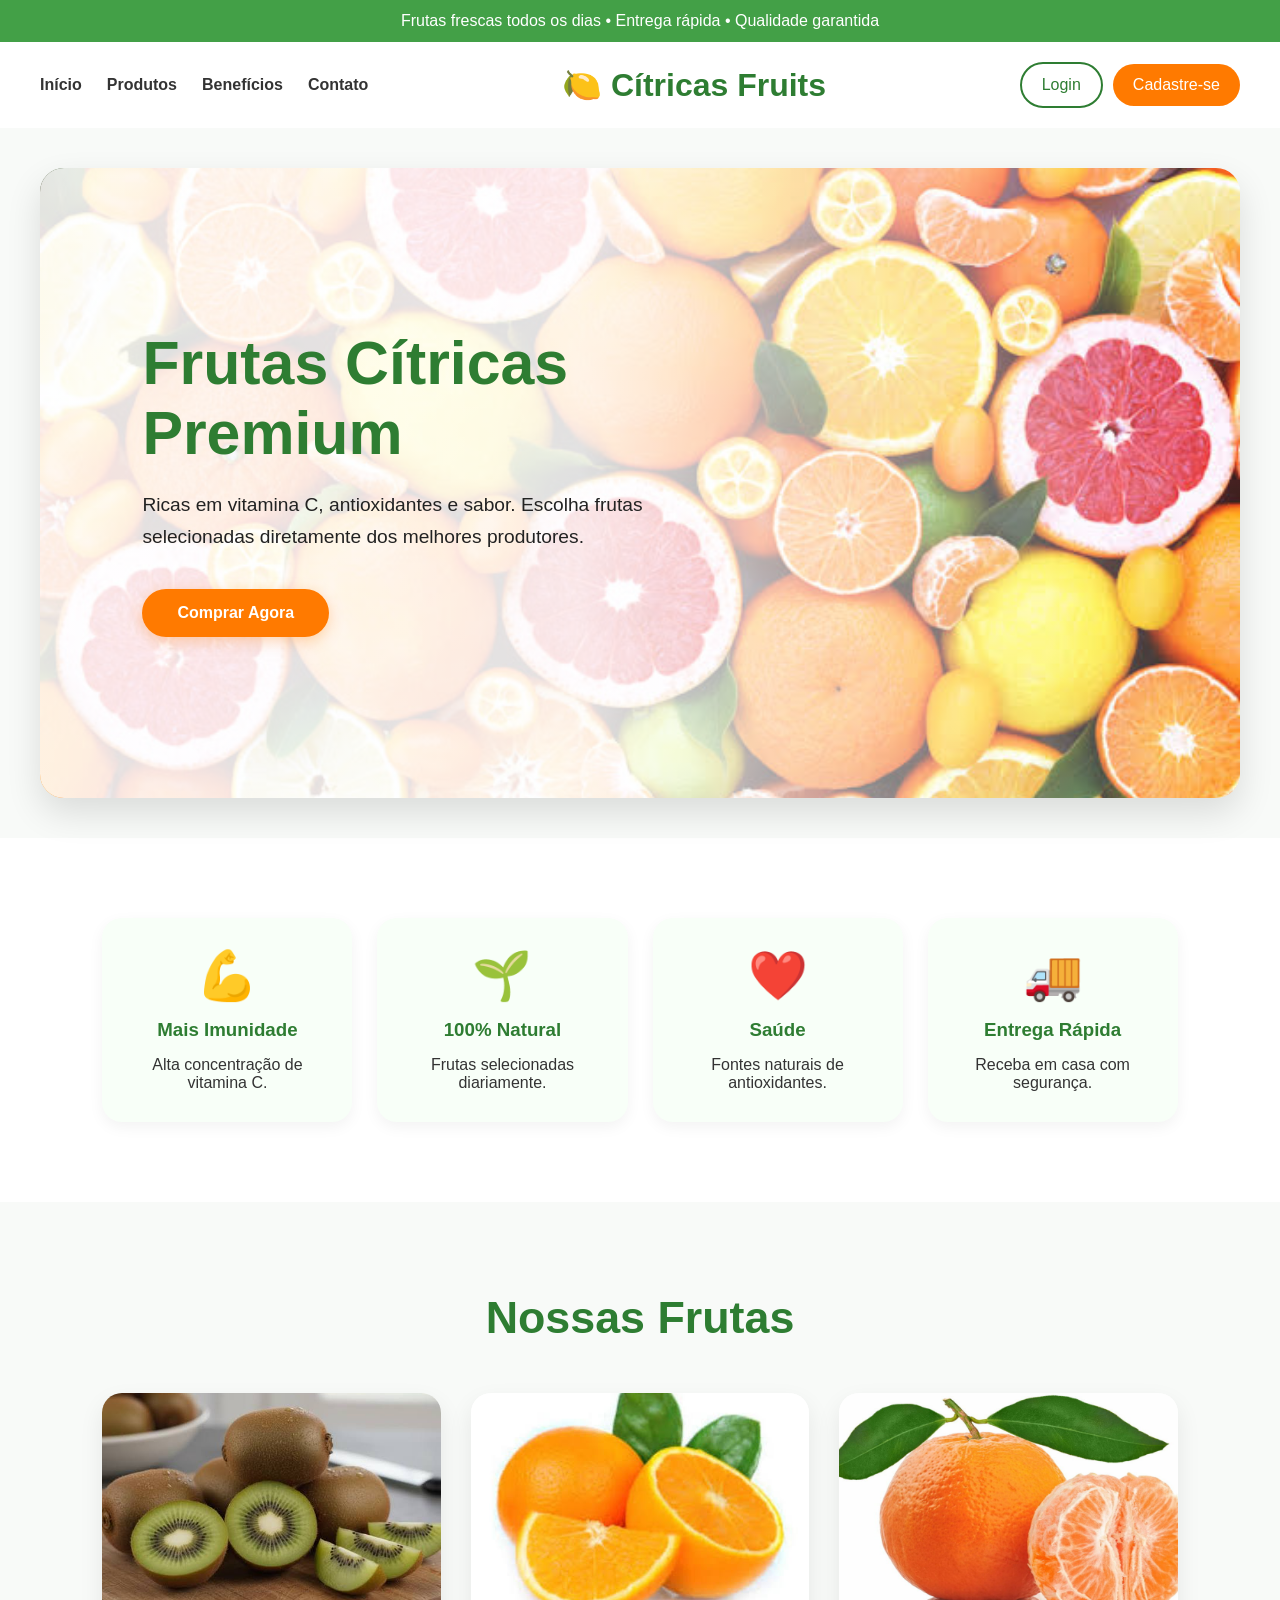
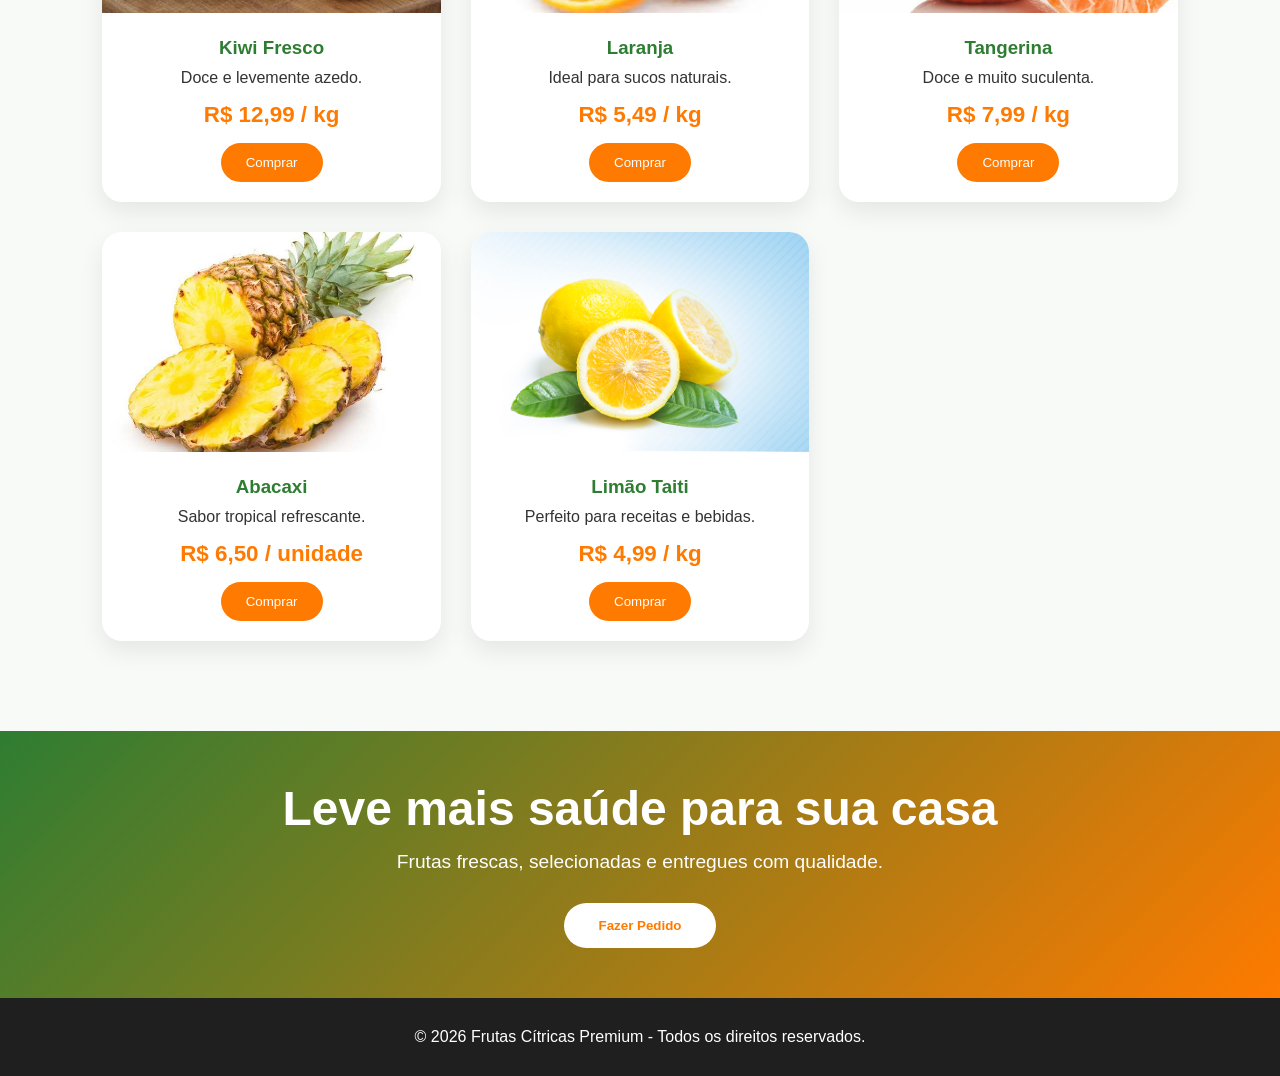
<file: index.html>
<!DOCTYPE html>
<html lang="pt-BR">

<head>
    <meta charset="UTF-8">
    <meta name="viewport" content="width=device-width, initial-scale=1.0">
    <title>Frutas Cítricas Premium</title>
    <link rel="stylesheet" href="style.css">
</head>

<body>

    <header class="titulo-01">
        Frutas frescas todos os dias • Entrega rápida • Qualidade garantida
    </header>

    <nav class="navbar">

        <!-- Botão do Menu Hambúrguer (Aparece apenas nas telas Mobile) -->
        <button class="hamburger" id="menu-toggle" aria-label="Abrir menu">
            <span></span>
            <span></span>
            <span></span>
        </button>

        <div class="logo">
            🍋 Cítricas Fruits
        </div>

        <!-- Lista de opções controlada pelo menu hambúrguer -->
        <ul class="nav-links" id="nav-links">
            <li><a href="#inicio">Início</a></li>
            <li><a href="#produtos">Produtos</a></li>
            <li><a href="#beneficios">Benefícios</a></li>
            <li><a href="#contato">Contato</a></li>
        </ul>

        <!-- BLOCO DE BOTÕES ATUALIZADO (Responsivo) -->
        <div class="menu-buttons">
            <!-- Botões tradicionais visíveis apenas no computador -->
            <a href="./PAGES/login/login.html" class="btn btn-login desktop-only">
                Login
            </a>
            <a href="./PAGES/cadastro/cadastro.html" class="btn btn-cadastro desktop-only">
                Cadastre-se
            </a>

            <!-- Novo botão de Carrinho visível apenas no mobile -->
            <a href="#carrinho" class="btn-carrinho-mobile">
                <span class="icon-cart">🛒</span>
                <span>Carrinho</span>
            </a>
        </div>

    </nav>

    <!-- SEÇÃO HERO: Fundo retangular no PC / Empilhado de forma limpa no Mobile -->
    <section class="hero" id="inicio">
        
        <!-- Elemento usado para imagem/overlay de forma responsiva -->
        <div class="hero-overlay"></div>

        <div class="hero-content">
            <h1>Frutas Cítricas Premium</h1>
            <p>
                Ricas em vitamina C, antioxidantes e sabor.
                Escolha frutas selecionadas diretamente dos melhores produtores.
            </p>
            <a href="#produtos" class="cta-button">
                Comprar Agora
            </a>
        </div>

    </section>

    <section class="beneficios" id="beneficios">
        <div class="beneficio">
            <span>💪</span>
            <h3>Mais Imunidade</h3>
            <p>Alta concentração de vitamina C.</p>
        </div>
        <div class="beneficio">
            <span>🌱</span>
            <h3>100% Natural</h3>
            <p>Frutas selecionadas diariamente.</p>
        </div>
        <div class="beneficio">
            <span>❤️</span>
            <h3>Saúde</h3>
            <p>Fontes naturais de antioxidantes.</p>
        </div>
        <div class="beneficio">
            <span>🚚</span>
            <h3>Entrega Rápida</h3>
            <p>Receba em casa com segurança.</p>
        </div>
    </section>

    <section class="produtos" id="produtos">
        <h2>Nossas Frutas</h2>
        <div class="grid-produtos">
            <article class="card">
                <img src="./IMAGENS/Kiwi.jpg" alt="Kiwi">
                <div class="card-content">
                    <h3>Kiwi Fresco</h3>
                    <p>Doce e levemente azedo.</p>
                    <span class="preco">R$ 12,99 / kg</span>
                    <button>Comprar</button>
                </div>
            </article>
            <article class="card">
                <img src="./IMAGENS/Laranja.jpg" alt="Laranja">
                <div class="card-content">
                    <h3>Laranja</h3>
                    <p>Ideal para sucos naturais.</p>
                    <span class="preco">R$ 5,49 / kg</span>
                    <button>Comprar</button>
                </div>
            </article>
            <article class="card">
                <img src="./IMAGENS/Tangerina.jpg" alt="Tangerina">
                <div class="card-content">
                    <h3>Tangerina</h3>
                    <p>Doce e muito suculenta.</p>
                    <span class="preco">R$ 7,99 / kg</span>
                    <button>Comprar</button>
                </div>
            </article>
            <article class="card">
                <img src="./IMAGENS/Abacaxi.jpg" alt="Abacaxi">
                <div class="card-content">
                    <h3>Abacaxi</h3>
                    <p>Sabor tropical refrescante.</p>
                    <span class="preco">R$ 6,50 / unidade</span>
                    <button>Comprar</button>
                </div>
            </article>
            <article class="card">
                <img src="./IMAGENS/Limão.jpg" alt="Limão">
                <div class="card-content">
                    <h3>Limão Taiti</h3>
                    <p>Perfeito para receitas e bebidas.</p>
                    <span class="preco">R$ 4,99 / kg</span>
                    <button>Comprar</button>
                </div>
            </article>
        </div>
    </section>

    <section class="cta">
        <h2>Leve mais saúde para sua casa</h2>
        <p>Frutas frescas, selecionadas e entregues com qualidade.</p>
        <button>Fazer Pedido</button>
    </section>

    <footer id="contato">
        <p>© 2026 Frutas Cítricas Premium - Todos os direitos reservados.</p>
    </footer>

    <!-- SCRIPT DE INTERAÇÃO DO MENU MOBILE -->
    <script>
        const menuToggle = document.getElementById('menu-toggle');
        const navLinks = document.getElementById('nav-links');

        // Abre e fecha o menu lateral ao clicar no botão hambúrguer
        menuToggle.addEventListener('click', () => {
            navLinks.classList.toggle('active');
            menuToggle.classList.toggle('open');
        });

        // Fecha o menu automaticamente quando o usuário clica em uma das opções
        document.querySelectorAll('.nav-links a').forEach(link => {
            link.addEventListener('click', () => {
                navLinks.classList.remove('active');
                menuToggle.classList.remove('open');
            });
        });
    </script>

</body>
</html>
</file>
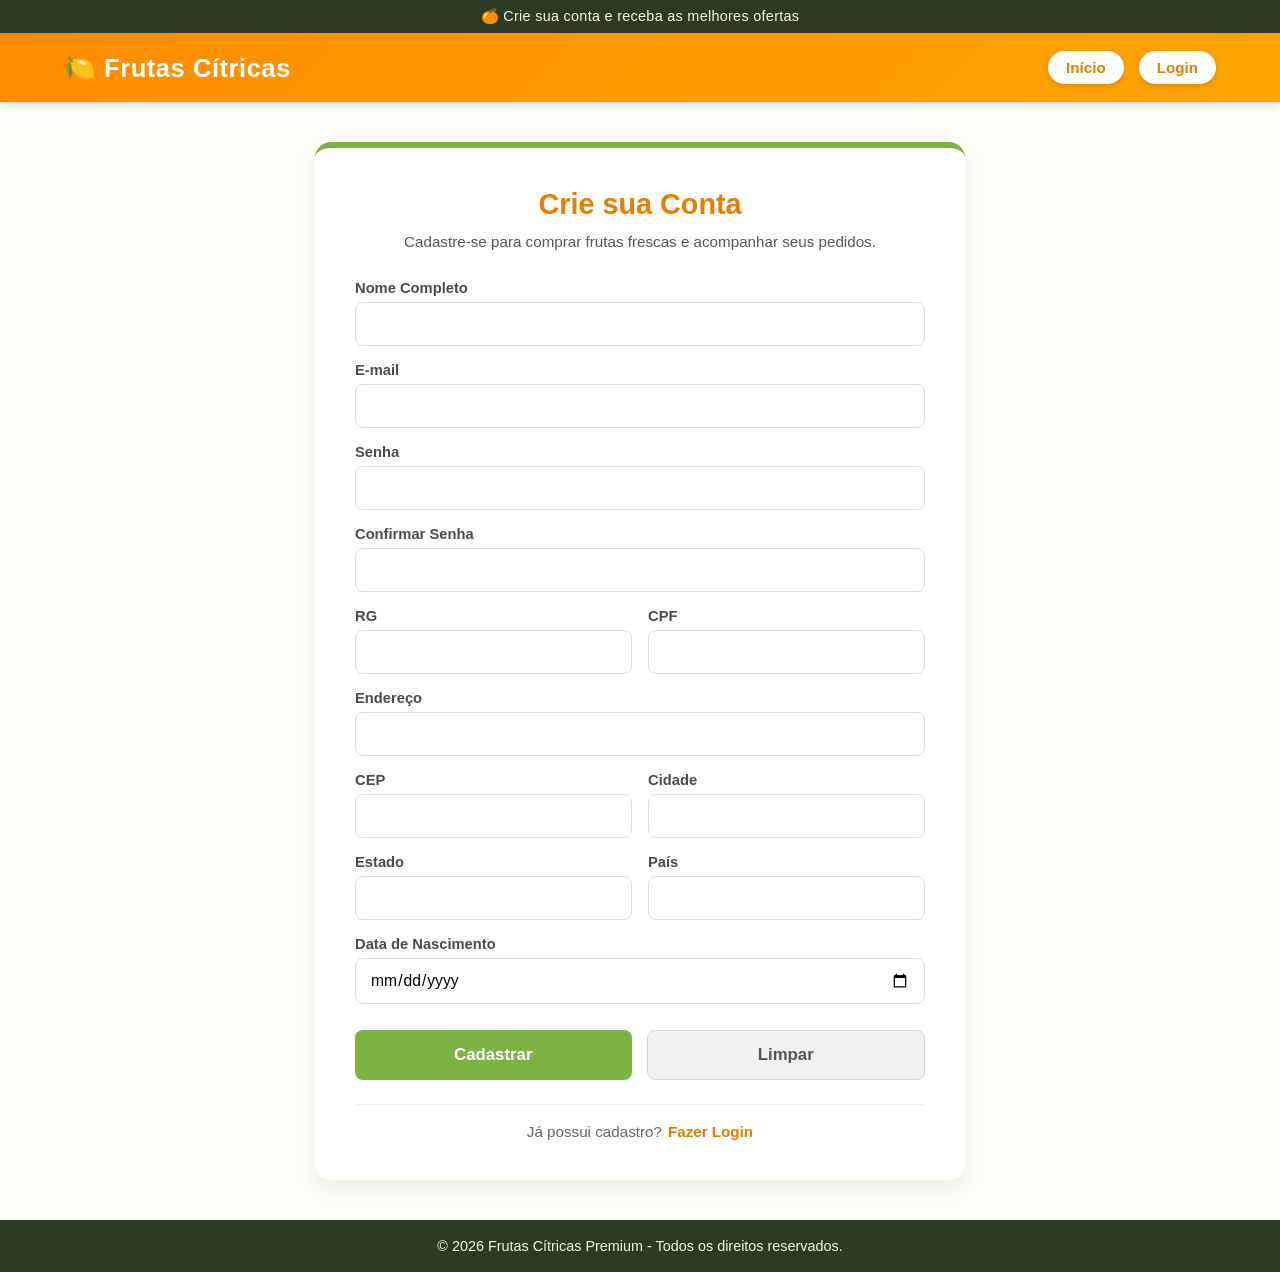
<file: PAGES/cadastro/cadastro.html>
<!DOCTYPE html>
<html lang="pt-BR">

<head>
    <meta charset="UTF-8">
    <meta name="viewport" content="width=device-width, initial-scale=1.0">
    <title>Cadastro - Frutas Cítricas Premium</title>

    <link rel="stylesheet" href="style.css">
</head>

<body>

    <header class="top-bar">
        🍊 Crie sua conta e receba as melhores ofertas
    </header>

    <nav class="navbar">

        <div class="logo">
            🍋 Frutas Cítricas
        </div>

        <ul>
            <li><a href="../../index.html">Início</a></li>
            <li><a href="../login/login.html">Login</a></li>
        </ul>

    </nav>

    <section class="cadastro-container">

        <div class="formulario-card">

            <h1>Crie sua Conta</h1>

            <p class="subtitulo">
                Cadastre-se para comprar frutas frescas e acompanhar seus pedidos.
            </p>

            <form>

                <div class="campo">
                    <label for="nome">Nome Completo</label>
                    <input type="text" id="nome" required>
                </div>

                <div class="campo">
                    <label for="email">E-mail</label>
                    <input type="email" id="email" required>
                </div>

                <div class="campo">
                    <label for="senha">Senha</label>
                    <input type="password" id="senha" required>
                </div>

                <div class="campo">
                    <label for="confirmarSenha">Confirmar Senha</label>
                    <input type="password" id="confirmarSenha" required>
                </div>

                <div class="duas-colunas">

                    <div class="campo">
                        <label for="rg">RG</label>
                        <input type="text" id="rg" required>
                    </div>

                    <div class="campo">
                        <label for="cpf">CPF</label>
                        <input type="text" id="cpf" required>
                    </div>

                </div>

                <div class="campo">
                    <label for="endereco">Endereço</label>
                    <input type="text" id="endereco" required>
                </div>

                <div class="duas-colunas">

                    <div class="campo">
                        <label for="cep">CEP</label>
                        <input type="text" id="cep" required>
                    </div>

                    <div class="campo">
                        <label for="cidade">Cidade</label>
                        <input type="text" id="cidade" required>
                    </div>

                </div>

                <div class="duas-colunas">

                    <div class="campo">
                        <label for="estado">Estado</label>
                        <input type="text" id="estado" required>
                    </div>

                    <div class="campo">
                        <label for="pais">País</label>
                        <input type="text" id="pais" required>
                    </div>

                </div>

                <div class="campo">
                    <label for="dataNascimento">
                        Data de Nascimento
                    </label>

                    <input type="date" id="dataNascimento" required>
                </div>

                <div class="botoes-form">

                    <button type="submit" class="btn-cadastrar">

                        Cadastrar
                    </button>

                    <button type="reset" class="btn-limpar">

                        Limpar
                    </button>

                </div>

            </form>

            <div class="login-link">

                <p>
                    Já possui cadastro?
                </p>

                <a href="../login/login.html">
                    Fazer Login
                </a>

            </div>

        </div>

    </section>

    <footer>
        <p>
            © 2026 Frutas Cítricas Premium - Todos os direitos reservados.
        </p>
    </footer>

</body>

</html>
</file>
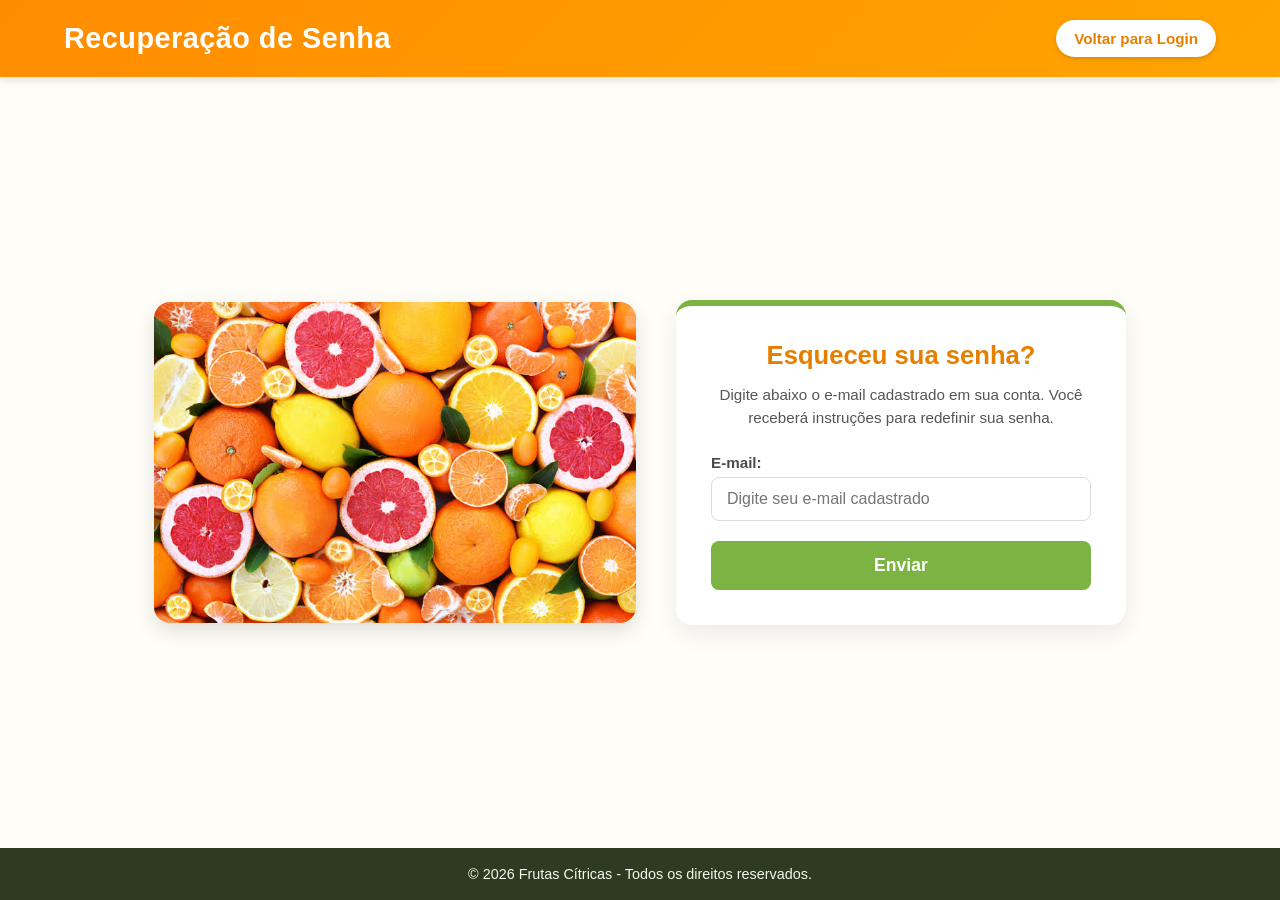
<file: PAGES/esqueciSenha/esqueciSenha.html>
<!DOCTYPE html>
<html lang="pt-BR">

<head>
    <meta charset="UTF-8">
    <meta name="viewport" content="width=device-width, initial-scale=1.0">
    <title>Recuperação de Senha - Frutas Cítricas</title>
    <link rel="stylesheet" href="style.css">
</head>

<body>

    <header>
        <h1>Recuperação de Senha</h1>

        <nav>
            <button>
                <strong>
                    <a href="../login/login.html">Voltar para Login</a>
                </strong>
            </button>
        </nav>
    </header>

    <main>

        <section>
            <img src="../../IMAGENS/Frutas citricas.jpg" alt="Frutas Cítricas" width="500" height="300">
        </section>

        <section>
            <h2>Esqueceu sua senha?</h2>

            <p>
                Digite abaixo o e-mail cadastrado em sua conta.
                Você receberá instruções para redefinir sua senha.
            </p>

            <form>
                <label for="email">
                    E-mail:
                </label>

                <input type="email" id="email" name="email" placeholder="Digite seu e-mail cadastrado  " required>

                <button type="submit" onclick="alert('Instruções de recuperação enviadas para o e-mail informado!')">
                    Enviar
                </button>

            </form>

        </section>

    </main>

    <br>

    <footer>
        <p>&copy; 2026 Frutas Cítricas - Todos os direitos reservados.</p>
    </footer>

</body>

</html>
</file>
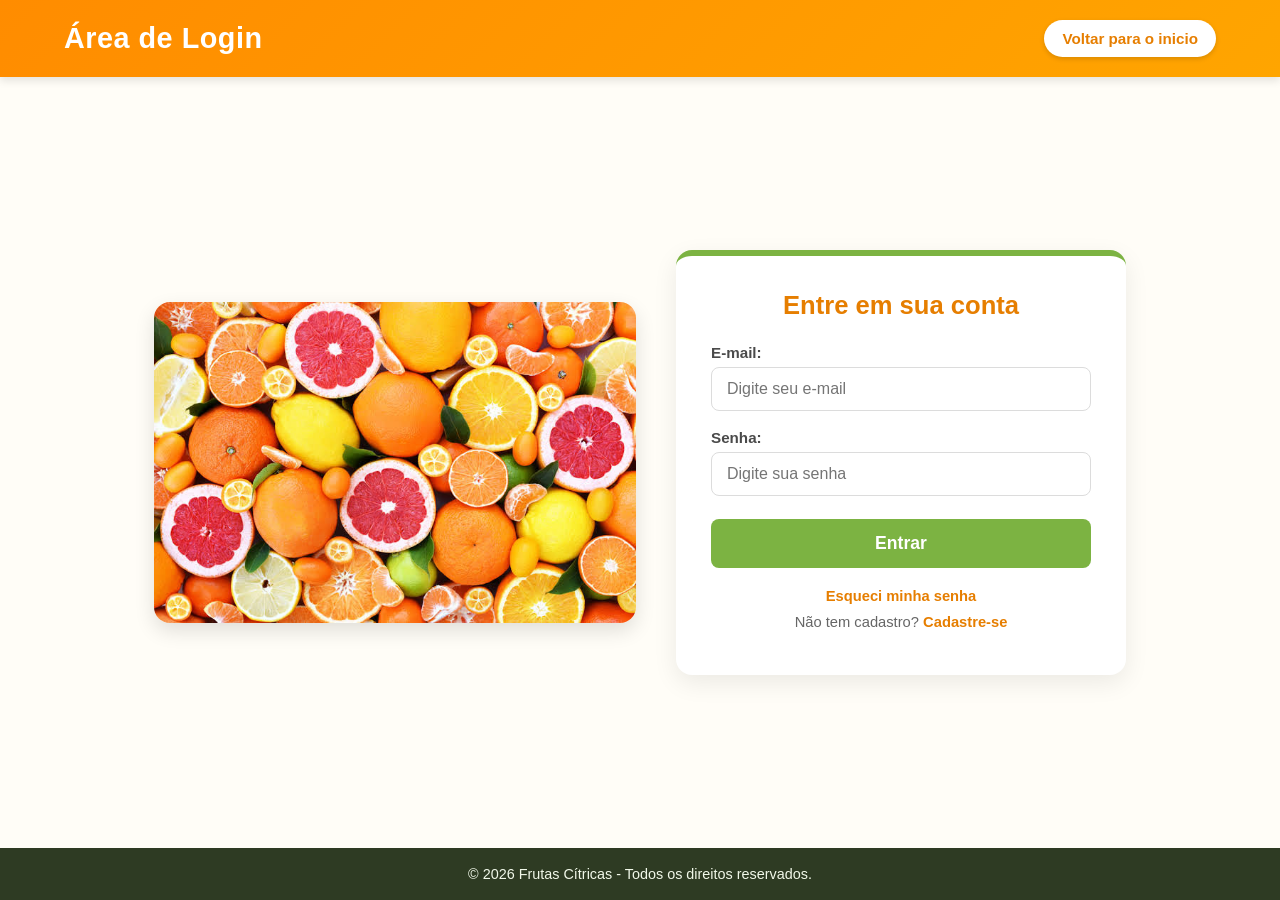
<file: PAGES/login/login.html>
<!DOCTYPE html>
<html lang="pt-BR">

<head>
    <meta charset="UTF-8">
    <meta name="viewport" content="width=device-width, initial-scale=1.0">
    <title>Login - Frutas Cítricas</title>
    <link rel="stylesheet" href="style.css">
</head>

<body>

    <header>
        <h1>Área de Login</h1>

        <nav>
            <button><strong><a href="../../index.html">Voltar para o inicio</a></strong></button>
        </nav>
    </header>

    <main>

        <section>
            <img src="../../IMAGENS/Frutas citricas.jpg" alt="Frutas Cítricas" width="500" height="300">
        </section>

        <section>
            <h2>Entre em sua conta</h2>

            <form>
                <label for="email">E-mail:</label>
                <input type="email" id="email" name="email" placeholder="Digite seu e-mail" required>

                <label for="senha">Senha:</label>
                <input type="password" id="senha" name="senha" placeholder="Digite sua senha" required>

                <button type="submit">
                    Entrar
                </button>

                <p>
                    <a href="../esqueciSenha/esqueciSenha.html">Esqueci minha senha</a>
                </p>

                <p>
                    Não tem cadastro?
                    <a href="../cadastro/cadastro.html">Cadastre-se</a>
                </p>

            </form>

        </section>

    </main>

    <footer>
        <p>&copy; 2026 Frutas Cítricas - Todos os direitos reservados.</p>
    </footer>

</body>

</html>
</file>
<file: style.css>
:root {
    --verde-escuro: #2E7D32;
    --verde: #43A047;
    --verde-claro: #D0C8B1;
    --verde-claro-01: #E8F5E9;

    --laranja: #FF7A00;
    --laranja-claro: #FFF3E0;

    --cinza: #f8faf8;
    --texto: #333;
    --branco: #fff;
}

* {
    margin: 0;
    padding: 0;
    box-sizing: border-box;
    font-family: 'Segoe UI', Tahoma, Geneva, Verdana, sans-serif;
}

body {
    background: var(--cinza);
    color: var(--texto);
}

/* TOPO ANÚNCIO */

.titulo-01 {
    background: var(--verde);
    color: white;
    text-align: center;
    padding: 12px;
    font-weight: 500;
}

/* MENU / NAVBAR DE DESKTOP (PC) */

.navbar {
    background: white;
    display: flex;
    justify-content: space-between;
    align-items: center;
    padding: 20px 40px;
    position: sticky;
    top: 0;
    z-index: 1000;
}

.logo {
    order: 2; /* Move o logotipo para o meio no PC */
    font-size: 2rem;
    font-weight: 700;
    color: var(--verde-escuro);
}

.navbar ul.nav-links {
    order: 1; /* Move a lista de opções para a esquerda no PC */
    display: flex;
    gap: 25px;
    list-style: none;
}

.navbar ul.nav-links a {
    text-decoration: none;
    color: var(--texto);
    font-weight: 600;
    transition: .3s;
}

.navbar ul.nav-links a:hover {
    color: var(--laranja);
}

.menu-buttons {
    order: 3; /* Mantém os botões na extrema direita */
    display: flex;
    gap: 10px;
    align-items: center;
}

/* BOTÕES GERAIS */

.btn {
    text-decoration: none;
    padding: 12px 20px;
    border-radius: 30px;
    transition: .3s;
}

.btn-login {
    border: 2px solid var(--verde-escuro);
    color: var(--verde-escuro);
}

.btn-login:hover {
    background: var(--verde-escuro);
    color: white;
}

.btn-cadastro {
    background: var(--laranja);
    color: white;
}

.btn-cadastro:hover {
    background: #e56e00;
}

/* BOTÃO CARRINHO MOBILE (Oculto no PC por padrão) */

.btn-carrinho-mobile {
    display: none; /* Só aparece no bloco mobile lá embaixo */
    text-decoration: none;
    background-color: var(--laranja);
    color: white;
    padding: 10px 16px;
    border-radius: 20px;
    font-weight: bold;
    font-size: 0.9rem;
    align-items: center;
    gap: 6px;
    transition: 0.3s;
    box-shadow: 0 4px 10px rgba(255, 122, 0, 0.2);
}

.btn-carrinho-mobile:hover {
    background-color: #e56e00;
}

.icon-cart {
    font-size: 1.1rem;
}

/* BOTÃO HAMBÚRGUER (Escondido no PC por padrão) */

.hamburger {
    display: none;
    flex-direction: column;
    justify-content: space-between;
    width: 30px;
    height: 21px;
    background: transparent;
    border: none;
    cursor: pointer;
    z-index: 1100;
}

.hamburger span {
    width: 100%;
    height: 3px;
    background-color: var(--verde-escuro);
    border-radius: 10px;
    transition: all 0.3s ease;
}

/* Animação para transformar o Hambúrguer em "X" quando aberto */
.hamburger.open span:nth-child(1) {
    transform: translateY(9px) rotate(45deg);
}

.hamburger.open span:nth-child(2) {
    opacity: 0;
}

.hamburger.open span:nth-child(3) {
    transform: translateY(-9px) rotate(-45deg);
}

/* HERO (PC - Imagem de fundo retangular centralizada) */

.hero {
    min-height: 70vh;
    max-width: 1200px;
    margin: 40px auto;
    border-radius: 24px;
    padding: 60px 8%;
    background-image: url('./IMAGENS/Frutas\ citricas.jpg');
    background-size: cover;
    background-position: center;
    position: relative;
    display: flex;
    align-items: center;
    justify-content: flex-start;
    overflow: hidden;
    box-shadow: 0 15px 35px rgba(0, 0, 0, .12);
}

.hero-overlay {
    position: absolute;
    top: 0;
    left: 0;
    width: 100%;
    height: 100%;
    background: linear-gradient(90deg, rgba(255, 255, 255, 0.88) 45%, rgba(255, 255, 255, 0.1) 100%);
    z-index: 1;
}

.hero-content {
    position: relative;
    z-index: 2;
    max-width: 540px;
}

.hero h1 {
    font-size: 3.8rem;
    color: var(--verde-escuro);
    margin-bottom: 20px;
    line-height: 1.15;
    font-weight: 800;
}

.hero p {
    font-size: 1.2rem;
    line-height: 1.7;
    margin-bottom: 35px;
    color: #222;
    font-weight: 500;
}

.cta-button {
    display: inline-block;
    text-decoration: none;
    background: var(--laranja);
    color: white;
    font-weight: bold;
    padding: 15px 35px;
    border-radius: 40px;
    transition: .3s;
    box-shadow: 0 4px 15px rgba(255, 122, 0, 0.3);
}

.cta-button:hover {
    background: var(--verde-escuro);
    box-shadow: 0 4px 15px rgba(46, 125, 50, 0.3);
    transform: translateY(-2px);
}

/* BENEFÍCIOS */

.beneficios {
    display: grid;
    grid-template-columns: repeat(4, 1fr);
    gap: 25px;
    padding: 80px 8%;
    background: white;
}

.beneficio {
    text-align: center;
    background: #f8fff8;
    padding: 30px;
    border-radius: 20px;
    box-shadow: 0 5px 15px rgba(0, 0, 0, .05);
}

.beneficio span {
    font-size: 3rem;
}

.beneficio h3 {
    margin: 15px 0;
    color: var(--verde-escuro);
}

/* PRODUTOS */

.produtos {
    padding: 90px 8%;
}

.produtos h2 {
    text-align: center;
    font-size: 2.8rem;
    color: var(--verde-escuro);
    margin-bottom: 50px;
}

.grid-produtos {
    display: grid;
    grid-template-columns: repeat(auto-fit, minmax(260px, 1fr));
    gap: 30px;
}

.card {
    background: white;
    border-radius: 20px;
    overflow: hidden;
    box-shadow: 0 10px 25px rgba(0, 0, 0, .08);
    transition: .3s;
}

.card:hover {
    transform: translateY(-10px);
}

.card img {
    width: 100%;
    height: 220px;
    object-fit: cover;
}

.card-content {
    padding: 20px;
    text-align: center;
}

.card-content h3 {
    color: var(--verde-escuro);
    margin-bottom: 10px;
}

.preco {
    display: block;
    color: var(--laranja);
    font-weight: bold;
    font-size: 1.4rem;
    margin: 15px 0;
}

.card button {
    border: none;
    background: var(--laranja);
    color: white;
    padding: 12px 25px;
    border-radius: 30px;
    cursor: pointer;
    transition: .3s;
}

.card button:hover {
    background: var(--verde-escuro);
}

/* CTA FINAL */

.cta {
    text-align: center;
    padding: 50px 20px;
    background: linear-gradient(135deg, var(--verde-escuro), var(--laranja));
    color: white;
}

.cta h2 {
    font-size: 3rem;
    margin-bottom: 15px;
}

.cta p {
    margin-bottom: 30px;
    font-size: 1.2rem;
}

.cta button {
    background: white;
    color: var(--laranja);
    border: none;
    padding: 15px 35px;
    border-radius: 30px;
    font-weight: bold;
    cursor: pointer;
}

/* RODAPÉ */

footer {
    background: #1f1f1f;
    color: white;
    text-align: center;
    padding: 30px;
}

/* ==========================================
   RESPONSIVO / COMPORTAMENTO EM DISPOSITIVOS MÓVEIS
   ========================================== */

@media (max-width: 992px) {
    .hero {
        margin: 20px;
        padding: 50px 6%;
        justify-content: center;
    }

    .hero-content {
        text-align: center;
    }

    .hero-overlay {
        background: rgba(255, 255, 255, 0.9);
    }

    .hero h1 {
        font-size: 2.8rem;
    }

    .beneficios {
        grid-template-columns: repeat(2, 1fr);
    }
}

/* CONFIGURAÇÃO PARA TELAS MENORES (TABLET E MOBILE) */
@media (max-width: 768px) {
    .navbar {
        display: flex;
        flex-direction: row;
        justify-content: space-between;
        align-items: center;
        padding: 15px 20px;
        position: relative;
    }

    .hamburger {
        display: flex; /* Ativa o ícone de 3 linhas */
        order: 1; 
        margin-right: 12px;
        flex-shrink: 0;
    }

    .logo {
        order: 2;
        font-size: 1.5rem;
        white-space: nowrap;
        display: flex;
        align-items: center;
        gap: 5px;
        margin-right: auto;
    }

    .menu-buttons {
        order: 3;
        display: flex;
        align-items: center;
    }

    /* 📲 MODIFICAÇÃO EXCLUSIVA PARA VISIBILIDADE MOBILE */
    .desktop-only {
        display: none !important; /* Esconde Login e Cadastro */
    }

    .btn-carrinho-mobile {
        display: flex; /* Torna o botão de carrinho visível no mobile */
    }

    /* Menu lateral suspenso (dropdown) */
    .navbar ul.nav-links {
        display: flex;
        flex-direction: column;
        position: absolute;
        top: 100%;
        left: 0;
        width: 100%;
        background-color: white;
        box-shadow: 0 10px 20px rgba(0, 0, 0, 0.08);
        padding: 0 20px;
        gap: 0;
        max-height: 0;
        opacity: 0;
        overflow: hidden;
        transition: all 0.4s ease-in-out;
        z-index: 999;
    }

    .navbar ul.nav-links.active {
        padding: 20px;
        max-height: 300px;
        opacity: 1;
    }

    .navbar ul.nav-links li {
        text-align: center;
        width: 100%;
    }

    .navbar ul.nav-links li a {
        display: block;
        padding: 12px 0;
        font-size: 1.1rem;
    }
}

/* COMPACTAÇÃO COMPLEMENTAR PARA SMARTPHONES PEQUENOS (Até 380px) */
@media (max-width: 380px) {
    .navbar {
        padding: 15px 12px;
    }

    .logo {
        font-size: 1.3rem;
    }

    .btn-carrinho-mobile {
        padding: 8px 12px;
        font-size: 0.85rem;
    }

    /* HERO EM MOBILE: Transforma o bloco em empilhado (Foto no topo, texto abaixo) */
    .hero {
        flex-direction: column;
        min-height: auto;
        margin: 15px;
        padding: 0;
        background: var(--branco);
    }

    .hero-overlay {
        position: relative;
        height: 160px;
        width: 100%;
        background: url('./IMAGENS/Frutas\ citricas.jpg') center/cover no-repeat;
    }

    .hero-content {
        padding: 25px 15px;
        text-align: center;
    }

    .hero h1 {
        font-size: 1.9rem;
        margin-bottom: 12px;
    }

    .hero p {
        font-size: 0.95rem;
        line-height: 1.5;
        margin-bottom: 25px;
    }

    .cta-button {
        width: 100%;
        text-align: center;
        padding: 12px 20px;
    }
</file>
<file: PAGES/cadastro/style.css>
/* Configurações Gerais e Reset */
* {
    margin: 0;
    padding: 0;
    box-sizing: border-box;
    font-family: 'Segoe UI', Tahoma, Geneva, Verdana, sans-serif;
}

body {
    background-color: #fffdf7;
    color: #333333;
    display: flex;
    flex-direction: column;
    min-height: 100vh;
}

/* Barra Superior (Top Bar) */
.top-bar {
    background-color: #2e3b23;
    color: #f1f8e9;
    text-align: center;
    padding: 8px 5%;
    font-size: 0.9rem;
    font-weight: 500;
    letter-spacing: 0.3px;
}

/* Barra de Navegação (Navbar) */
.navbar {
    background: linear-gradient(135deg, #ff8c00, #ffa500);
    color: #ffffff;
    padding: 18px 5%;
    display: flex;
    justify-content: space-between;
    align-items: center;
    box-shadow: 0 4px 8px rgba(0, 0, 0, 0.1);
}

.navbar .logo {
    font-size: 1.6rem;
    font-weight: bold;
    letter-spacing: 0.5px;
}

.navbar ul {
    list-style: none;
    display: flex;
    gap: 15px;
}

.navbar ul li a {
    text-decoration: none;
    background-color: #ffffff;
    color: #e67e00;
    font-weight: bold;
    padding: 8px 18px;
    border-radius: 25px;
    font-size: 0.95rem;
    transition: transform 0.2s ease, background-color 0.2s ease;
    box-shadow: 0 2px 5px rgba(0, 0, 0, 0.15);
    display: inline-block;
}

.navbar ul li a:hover {
    background-color: #f4fbe8;
    transform: translateY(-2px);
}

/* Container Principal do Cadastro */
.cadastro-container {
    flex: 1;
    display: flex;
    justify-content: center;
    align-items: center;
    padding: 40px 5%;
}

/* Cartão do Formulário */
.formulario-card {
    width: 100%;
    max-width: 650px;
    background-color: #ffffff;
    padding: 40px;
    border-radius: 16px;
    box-shadow: 0 8px 24px rgba(0, 0, 0, 0.08);
    border-top: 6px solid #7cb342;
}

.formulario-card h1 {
    color: #e67e00;
    font-size: 1.8rem;
    text-align: center;
    margin-bottom: 10px;
}

.formulario-card .subtitulo {
    color: #555555;
    font-size: 0.95rem;
    text-align: center;
    margin-bottom: 28px;
    line-height: 1.4;
}

/* Estrutura dos Campos e Colunas */
form {
    display: flex;
    flex-direction: column;
    gap: 16px;
}

.duas-colunas {
    display: grid;
    grid-template-columns: 1fr 1fr;
    gap: 16px;
}

.campo {
    display: flex;
    flex-direction: column;
}

.campo label {
    font-weight: 600;
    margin-bottom: 6px;
    color: #4a4a4a;
    font-size: 0.92rem;
}

.campo input {
    padding: 12px 14px;
    border: 1.5px solid #dcdcdc;
    border-radius: 8px;
    font-size: 0.98rem;
    transition: border-color 0.3s ease, box-shadow 0.3s ease;
    width: 100%;
}

.campo input:focus {
    outline: none;
    border-color: #ff8c00;
    box-shadow: 0 0 0 3px rgba(255, 140, 0, 0.15);
}

/* Botões do Formulário */
.botoes-form {
    display: flex;
    gap: 15px;
    margin-top: 10px;
}

.btn-cadastrar,
.btn-limpar {
    flex: 1;
    padding: 14px;
    border: none;
    border-radius: 8px;
    font-size: 1.05rem;
    font-weight: bold;
    cursor: pointer;
    transition: background-color 0.3s ease, transform 0.1s ease;
}

.btn-cadastrar {
    background-color: #7cb342;
    color: #ffffff;
}

.btn-cadastrar:hover {
    background-color: #689f38;
}

.btn-limpar {
    background-color: #f0f0f0;
    color: #555555;
    border: 1px solid #d5d5d5;
}

.btn-limpar:hover {
    background-color: #e2e2e2;
}

.btn-cadastrar:active,
.btn-limpar:active {
    transform: scale(0.98);
}

/* Link para Login no rodapé do cartão */
.login-link {
    margin-top: 24px;
    padding-top: 18px;
    border-top: 1px solid #eeeeee;
    text-align: center;
    display: flex;
    justify-content: center;
    align-items: center;
    gap: 6px;
    font-size: 0.95rem;
    color: #666666;
}

.login-link a {
    color: #e67e00;
    text-decoration: none;
    font-weight: bold;
}

.login-link a:hover {
    text-decoration: underline;
}

/* Rodapé (Footer) */
footer {
    background-color: #2e3b23;
    color: #f1f8e9;
    text-align: center;
    padding: 18px 5%;
    font-size: 0.9rem;
    margin-top: auto;
}

/* =========================================
   RESPONSIVIDADE (Tablets e Celulares)
   ========================================= */
@media (max-width: 650px) {
    .formulario-card {
        padding: 25px 20px;
    }

    .duas-colunas {
        grid-template-columns: 1fr;
        gap: 16px;
    }

    .botoes-form {
        flex-direction: column;
    }
}

@media (max-width: 480px) {
    .navbar {
        flex-direction: column;
        gap: 14px;
        text-align: center;
    }

    .navbar ul {
        width: 100%;
        justify-content: center;
    }

    .formulario-card h1 {
        font-size: 1.5rem;
    }

    .login-link {
        flex-direction: column;
        gap: 4px;
    }
}
</file>
<file: PAGES/esqueciSenha/style.css>
/* Configurações Gerais e Reset */
* {
    margin: 0;
    padding: 0;
    box-sizing: border-box;
    font-family: 'Segoe UI', Tahoma, Geneva, Verdana, sans-serif;
}

body {
    background-color: #fffdf7; /* Fundo creme bem suave */
    color: #333333;
    display: flex;
    flex-direction: column;
    min-height: 100vh;
}

/* Cabeçalho (Header) */
header {
    background: linear-gradient(135deg, #ff8c00, #ffa500); /* Gradiente laranja cítrico */
    color: #ffffff;
    padding: 20px 5%;
    display: flex;
    justify-content: space-between;
    align-items: center;
    box-shadow: 0 4px 8px rgba(0, 0, 0, 0.1);
}

header h1 {
    font-size: 1.8rem;
    letter-spacing: 0.5px;
}

header nav button {
    background-color: #ffffff;
    border: none;
    padding: 10px 18px;
    border-radius: 25px;
    cursor: pointer;
    transition: transform 0.2s ease, background-color 0.2s ease;
    box-shadow: 0 2px 5px rgba(0, 0, 0, 0.15);
}

header nav button:hover {
    background-color: #f4fbe8;
    transform: translateY(-2px);
}

header nav button a {
    text-decoration: none;
    color: #e67e00;
    font-size: 0.95rem;
}

/* Conteúdo Principal (Main) */
main {
    flex: 1;
    display: flex;
    justify-content: center;
    align-items: center;
    gap: 40px;
    padding: 40px 5%;
    max-width: 1100px;
    margin: 0 auto;
    width: 100%;
}

/* Seção da Imagem */
main section:first-child {
    flex: 1;
    display: flex;
    justify-content: center;
}

main section:first-child img {
    width: 100%;
    max-width: 500px;
    height: auto;
    border-radius: 16px;
    box-shadow: 0 8px 20px rgba(0, 0, 0, 0.12);
    object-fit: cover;
}

/* Seção do Cartão de Recuperação */
main section:last-child {
    flex: 1;
    max-width: 450px;
    background-color: #ffffff;
    padding: 35px;
    border-radius: 16px;
    box-shadow: 0 8px 24px rgba(0, 0, 0, 0.08);
    border-top: 6px solid #7cb342; /* Detalhe verde-limão no topo */
}

main section:last-child h2 {
    color: #e67e00;
    margin-bottom: 14px;
    font-size: 1.6rem;
    text-align: center;
}

/* Texto explicativo acima do formulário */
main section:last-child > p {
    color: #555555;
    font-size: 0.95rem;
    line-height: 1.5;
    text-align: center;
    margin-bottom: 24px;
}

/* Formulário e Inputs */
form {
    display: flex;
    flex-direction: column;
}

form label {
    font-weight: 600;
    margin-bottom: 6px;
    color: #4a4a4a;
    font-size: 0.95rem;
}

form input {
    padding: 12px 15px;
    margin-bottom: 20px;
    border: 1.5px solid #dcdcdc;
    border-radius: 8px;
    font-size: 1rem;
    transition: border-color 0.3s ease, box-shadow 0.3s ease;
}

form input:focus {
    outline: none;
    border-color: #ff8c00;
    box-shadow: 0 0 0 3px rgba(255, 140, 0, 0.15);
}

/* Botão Enviar */
form button[type="submit"] {
    background-color: #7cb342; /* Verde folha cítrica */
    color: #ffffff;
    border: none;
    padding: 14px;
    border-radius: 8px;
    font-size: 1.1rem;
    font-weight: bold;
    cursor: pointer;
    transition: background-color 0.3s ease, transform 0.1s ease;
}

form button[type="submit"]:hover {
    background-color: #689f38;
}

form button[type="submit"]:active {
    transform: scale(0.98);
}

/* Esconde a quebra de linha extra antes do footer para manter o alinhamento limpo */
body > br {
    display: none;
}

/* Rodapé (Footer) */
footer {
    background-color: #2e3b23; /* Verde escuro elegante */
    color: #f1f8e9;
    text-align: center;
    padding: 18px 5%;
    font-size: 0.9rem;
    margin-top: auto;
}

/* =========================================
   RESPONSIVIDADE (Tablets e Celulares)
   ========================================= */
@media (max-width: 850px) {
    main {
        flex-direction: column;
        padding: 30px 5%;
        gap: 25px;
    }

    main section:first-child img {
        max-height: 240px;
    }

    main section:last-child {
        width: 100%;
        max-width: 100%;
        padding: 25px;
    }
}

@media (max-width: 480px) {
    header {
        flex-direction: column;
        gap: 15px;
        text-align: center;
        padding: 18px 4%;
    }

    header h1 {
        font-size: 1.5rem;
    }

    header nav button {
        width: 100%;
    }

    main section:first-child img {
        max-height: 180px;
    }

    main section:last-child h2 {
        font-size: 1.4rem;
    }
}
</file>
<file: PAGES/login/style.css>
/* Configurações Gerais e Reset */
* {
    margin: 0;
    padding: 0;
    box-sizing: border-box;
    font-family: 'Segoe UI', Tahoma, Geneva, Verdana, sans-serif;
}

body {
    background-color: #fffdf7; /* Fundo creme bem suave */
    color: #333333;
    display: flex;
    flex-direction: column;
    min-height: 100vh;
}

/* Cabeçalho (Header) */
header {
    background: linear-gradient(135deg, #ff8c00, #ffa500); /* Gradiente laranja cítrico */
    color: #ffffff;
    padding: 20px 5%;
    display: flex;
    justify-content: space-between;
    align-items: center;
    box-shadow: 0 4px 8px rgba(0, 0, 0, 0.1);
}

header h1 {
    font-size: 1.8rem;
    letter-spacing: 0.5px;
}

header nav button {
    background-color: #ffffff;
    border: none;
    padding: 10px 18px;
    border-radius: 25px;
    cursor: pointer;
    transition: transform 0.2s ease, background-color 0.2s ease;
    box-shadow: 0 2px 5px rgba(0, 0, 0, 0.15);
}

header nav button:hover {
    background-color: #f4fbe8;
    transform: translateY(-2px);
}

header nav button a {
    text-decoration: none;
    color: #e67e00;
    font-size: 0.95rem;
}

/* Conteúdo Principal (Main) */
main {
    flex: 1;
    display: flex;
    justify-content: center;
    align-items: center;
    gap: 40px;
    padding: 40px 5%;
    max-width: 1100px;
    margin: 0 auto;
    width: 100%;
}

/* Seção da Imagem */
main section:first-child {
    flex: 1;
    display: flex;
    justify-content: center;
}

main section:first-child img {
    width: 100%;
    max-width: 500px;
    height: auto;
    border-radius: 16px;
    box-shadow: 0 8px 20px rgba(0, 0, 0, 0.12);
    object-fit: cover;
}

/* Seção do Formulário */
main section:last-child {
    flex: 1;
    max-width: 450px;
    background-color: #ffffff;
    padding: 35px;
    border-radius: 16px;
    box-shadow: 0 8px 24px rgba(0, 0, 0, 0.08);
    border-top: 6px solid #7cb342; /* Detalhe verde-limão no topo */
}

main section:last-child h2 {
    color: #e67e00;
    margin-bottom: 24px;
    font-size: 1.6rem;
    text-align: center;
}

/* Formulário e Inputs */
form {
    display: flex;
    flex-direction: column;
}

form label {
    font-weight: 600;
    margin-bottom: 6px;
    color: #4a4a4a;
    font-size: 0.95rem;
}

form input {
    padding: 12px 15px;
    margin-bottom: 18px;
    border: 1.5px solid #dcdcdc;
    border-radius: 8px;
    font-size: 1rem;
    transition: border-color 0.3s ease, box-shadow 0.3s ease;
}

form input:focus {
    outline: none;
    border-color: #ff8c00;
    box-shadow: 0 0 0 3px rgba(255, 140, 0, 0.15);
}

/* Botão Entrar */
form button[type="submit"] {
    background-color: #7cb342; /* Verde folha cítrica */
    color: #ffffff;
    border: none;
    padding: 14px;
    border-radius: 8px;
    font-size: 1.1rem;
    font-weight: bold;
    cursor: pointer;
    margin-top: 5px;
    margin-bottom: 20px;
    transition: background-color 0.3s ease, transform 0.1s ease;
}

form button[type="submit"]:hover {
    background-color: #689f38;
}

form button[type="submit"]:active {
    transform: scale(0.98);
}

/* Links inferiores do formulário */
form p {
    text-align: center;
    font-size: 0.92rem;
    margin-bottom: 10px;
    color: #666666;
}

form p a {
    color: #e67e00;
    text-decoration: none;
    font-weight: 600;
}

form p a:hover {
    text-decoration: underline;
}

/* Rodapé (Footer) */
footer {
    background-color: #2e3b23; /* Verde escuro elegante */
    color: #f1f8e9;
    text-align: center;
    padding: 18px 5%;
    font-size: 0.9rem;
    margin-top: auto;
}

/* =========================================
   RESPONSIVIDADE (Tablets e Celulares)
   ========================================= */
@media (max-width: 850px) {
    main {
        flex-direction: column;
        padding: 30px 5%;
        gap: 25px;
    }

    main section:first-child img {
        max-height: 240px;
    }

    main section:last-child {
        width: 100%;
        max-width: 100%;
        padding: 25px;
    }
}

@media (max-width: 480px) {
    header {
        flex-direction: column;
        gap: 15px;
        text-align: center;
        padding: 18px 4%;
    }

    header h1 {
        font-size: 1.5rem;
    }

    header nav button {
        width: 100%;
    }

    main section:first-child img {
        max-height: 180px;
    }

    main section:last-child h2 {
        font-size: 1.4rem;
    }
}
</file>
